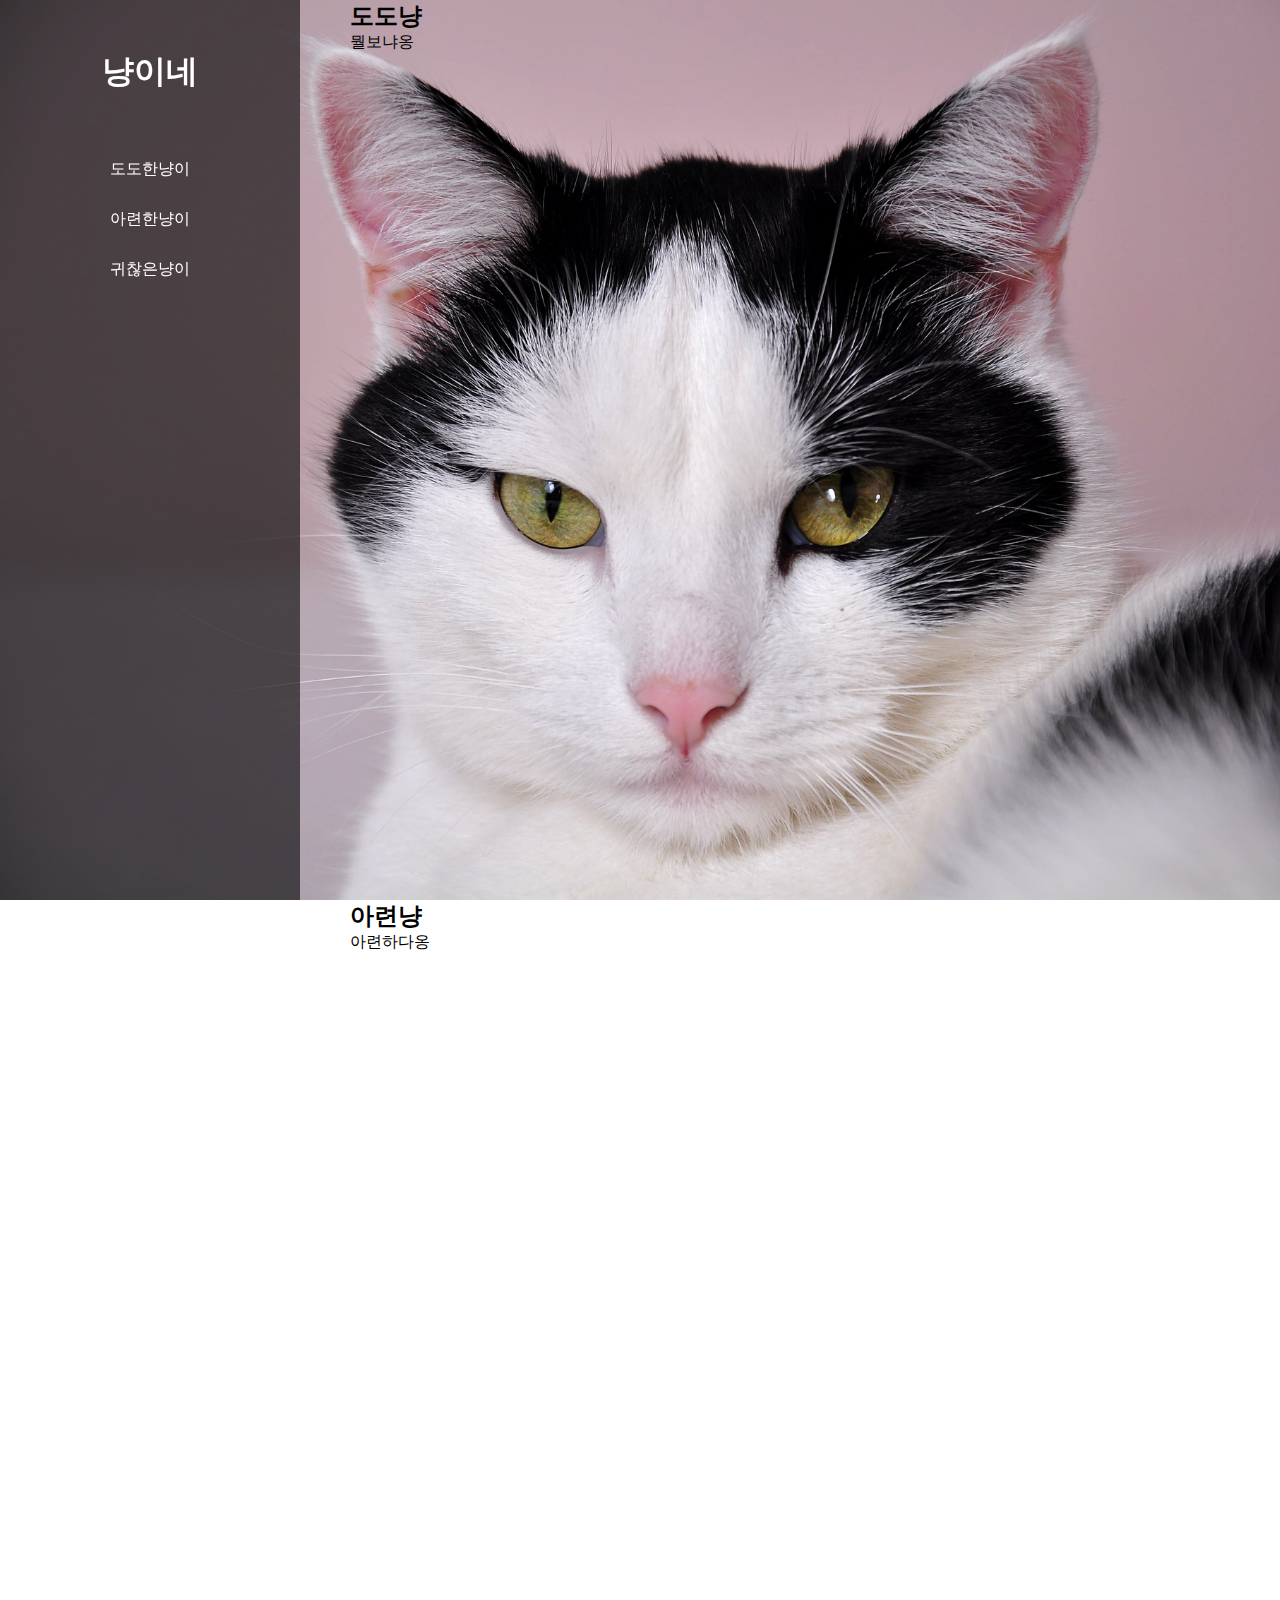
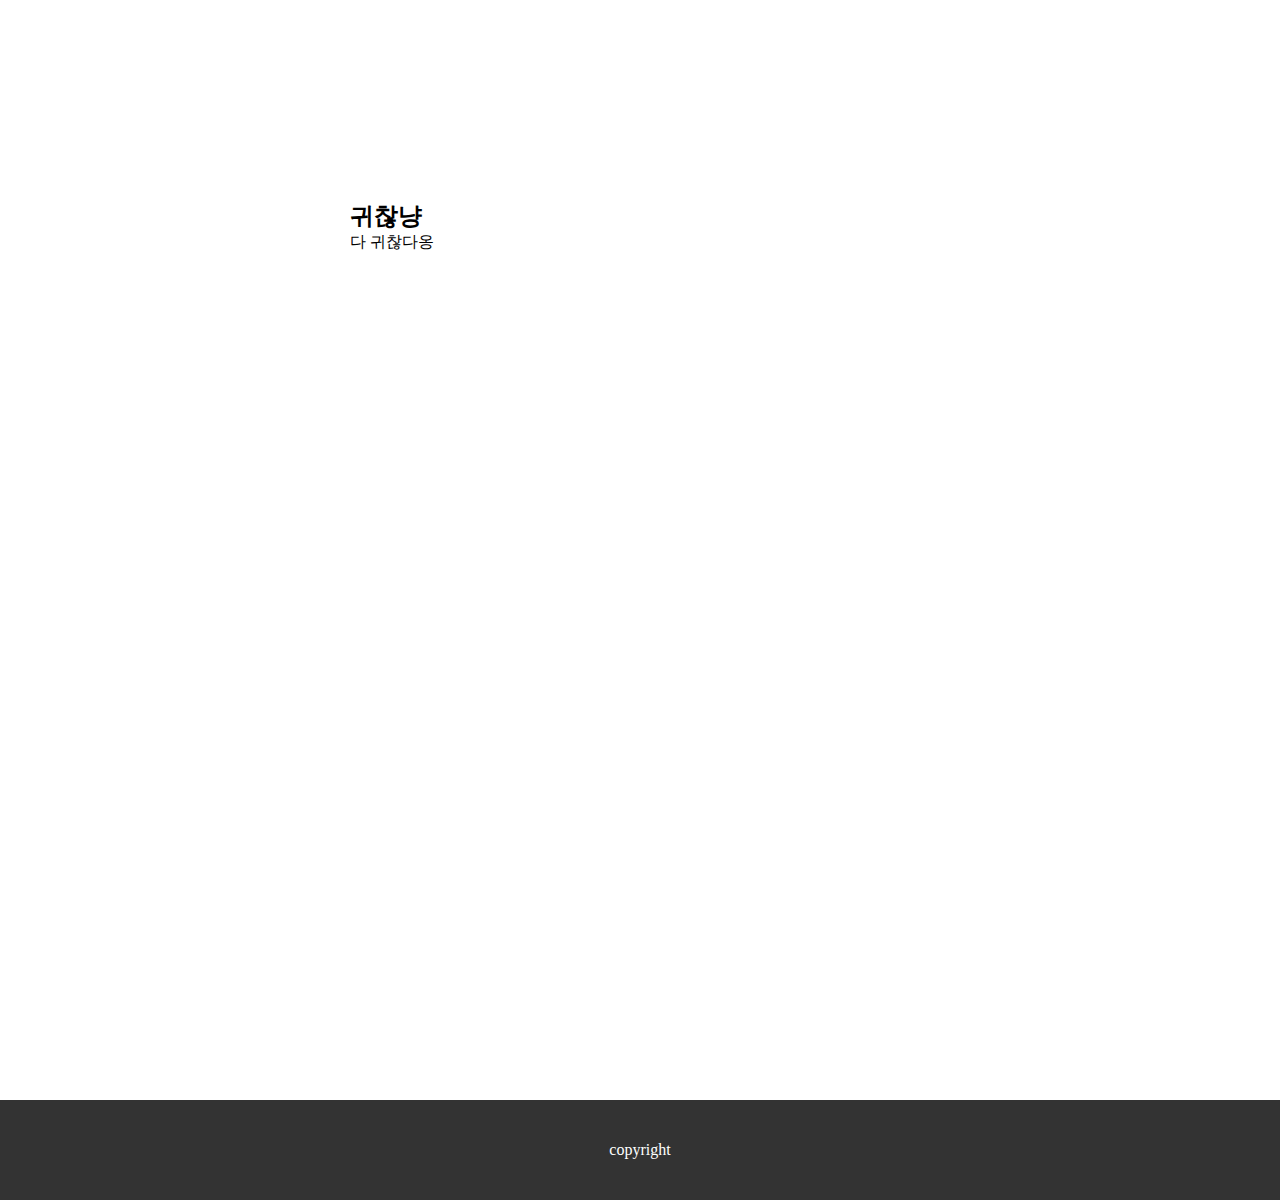
<file: 마우스휠/index.html>
<!DOCTYPE html>
<html lang="en">
<head>
    <meta charset="UTF-8">
    <meta http-equiv="X-UA-Compatible" content="IE=edge">
    <meta name="viewport" content="width=device-width, initial-scale=1.0">
    <title>마우스 휠 예제</title>
    <link href = "style.css" rel = "stylesheet">
    <script src = "main.js"></script>
</head>
<body>
    <header class = "header">
        <h1>냥이네</h1>
        <nav>
            <ul>
                <li><a href = "#cat1">도도한냥이</a></li>
                <li><a href = "#cat2">아련한냥이</a></li>
                <li><a href = "#cat3">귀찮은냥이</a></li>
            </ul>
        </nav>
    </header>
    <section id = "cat1">
        <div>
            <h2>도도냥</h2>
            <p>뭘보냐옹</p>
        </div>
    </section>
    <section id = "cat2">
        <div>
            <h2>아련냥</h2>
            <p>아련하다옹</p>
        </div>
    </section>
    <section id = "cat3">
        <div>
            <h2>귀찮냥</h2>
            <p>다 귀찮다옹</p>
        </div>
    </section>
    <footer>copyright</footer>
</body>
</html>
</file>
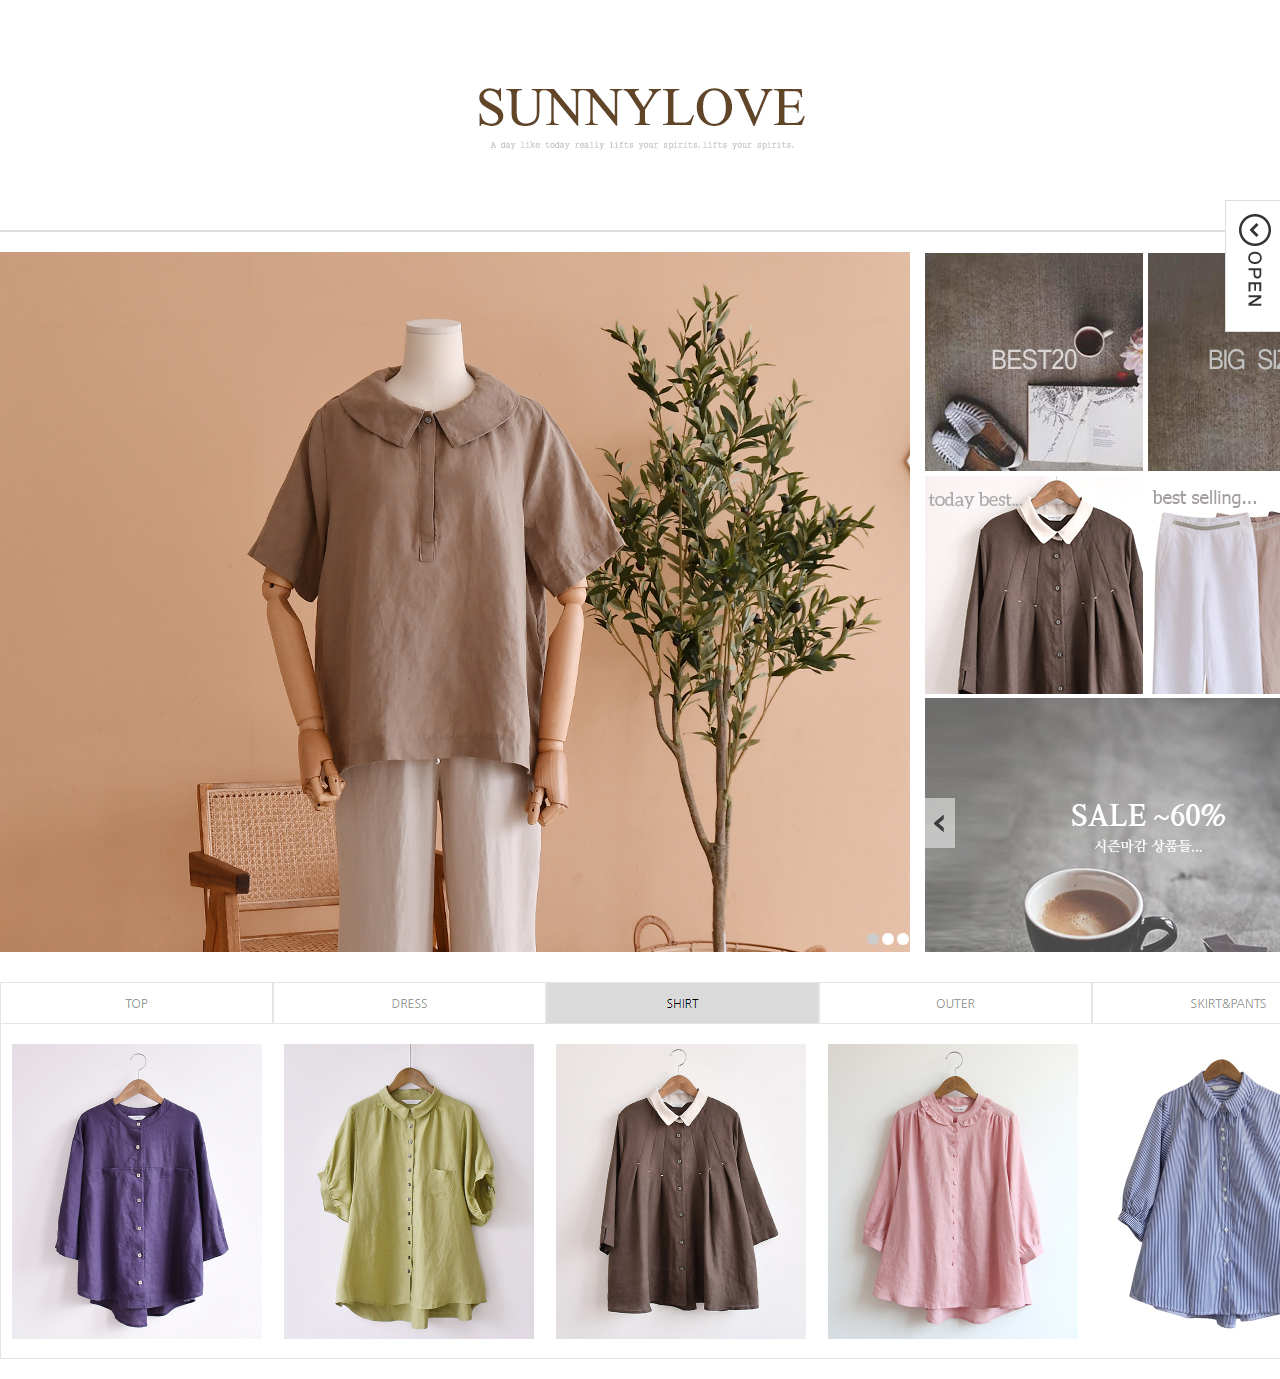
<file: 사이드바/success.html>
<!DOCTYPE html>
<html lang="en">
<head>
    <meta charset="UTF-8">
    <meta http-equiv="X-UA-Compatible" content="IE=edge">
    <meta name="viewport" content="width=device-width, initial-scale=1.0">
    <title>SUNNYLOVE</title>
    <link href = "css/success.css" rel = "stylesheet">
    <script src = "js/jquery-1.11.3.min.js"></script>
    <script src = "js/jquery-ui-1.10.3.custom.min.js"></script>
    <script src = "js/sideba.js" defer></script>
</head>
<body>
    <h1><img src = "img/top_logo.jpg" alt = "sunny love"></h1>
    <section><img src = "img/main.jpg" alt=""></section>

    <!-- 서랍메뉴 -->
    <aside class = "aside">
        <img src = "img/photo_review.jpg" alt = "">
        <ul class = "quick">
            <li><a href = "#">공지사항</a></li>
            <li><a href = "#">상품문의</a></li>
            <li><a href = "#">배송조회</a></li>
            <li><a href = "#">장바구니</a></li>
            <li><a href = "#">관심상품</a></li>
        </ul>
        <button><img src = "img/btn_open.png" alt = "open"></button>
    </aside>
</body>
</html>
</file>
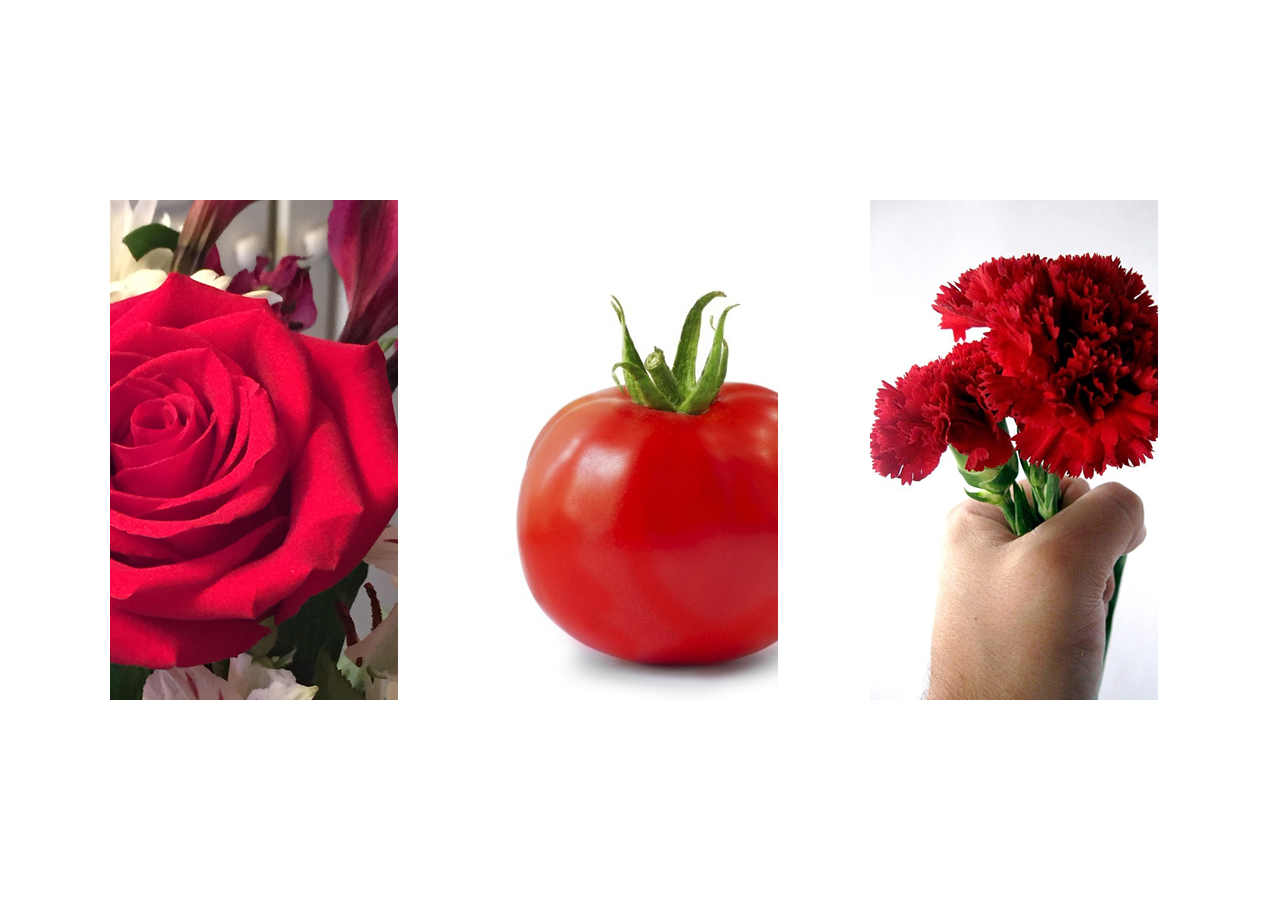
<file: 이미지캡션/sample.html>
<!DOCTYPE html>
<html lang="en">
<head>
    <meta charset="UTF-8">
    <meta http-equiv="X-UA-Compatible" content="IE=edge">
    <meta name="viewport" content="width=device-width, initial-scale=1.0">
    <title>연습문제</title>
    <link href = "sample.css" rel = "stylesheet">
    <script src = "jquery-3.5.1.js"></script>
    <script src = "sample.js" defer></script>
</head>
<body>
    <div id = "wrap">
        <div class = "item">
            <img src = "img/a01.jpg" alt = "이미지 1번">
            <div class = "caption">images-01</div>
            <div class = "shadow"></div>
        </div>
        <div class = "item">
            <img src = "img/a02.jpg" alt = "이미지 2번">
            <div class = "caption">images-02</div>
            <div class = "shadow"></div>
        </div>
        <div class = "item">
            <img src = "img/a03.jpg" alt = "이미지 3번">
            <div class = "caption">images-03</div>
            <div class = "shadow"></div>
        </div>
    </div>
</body>
</html>
</file>
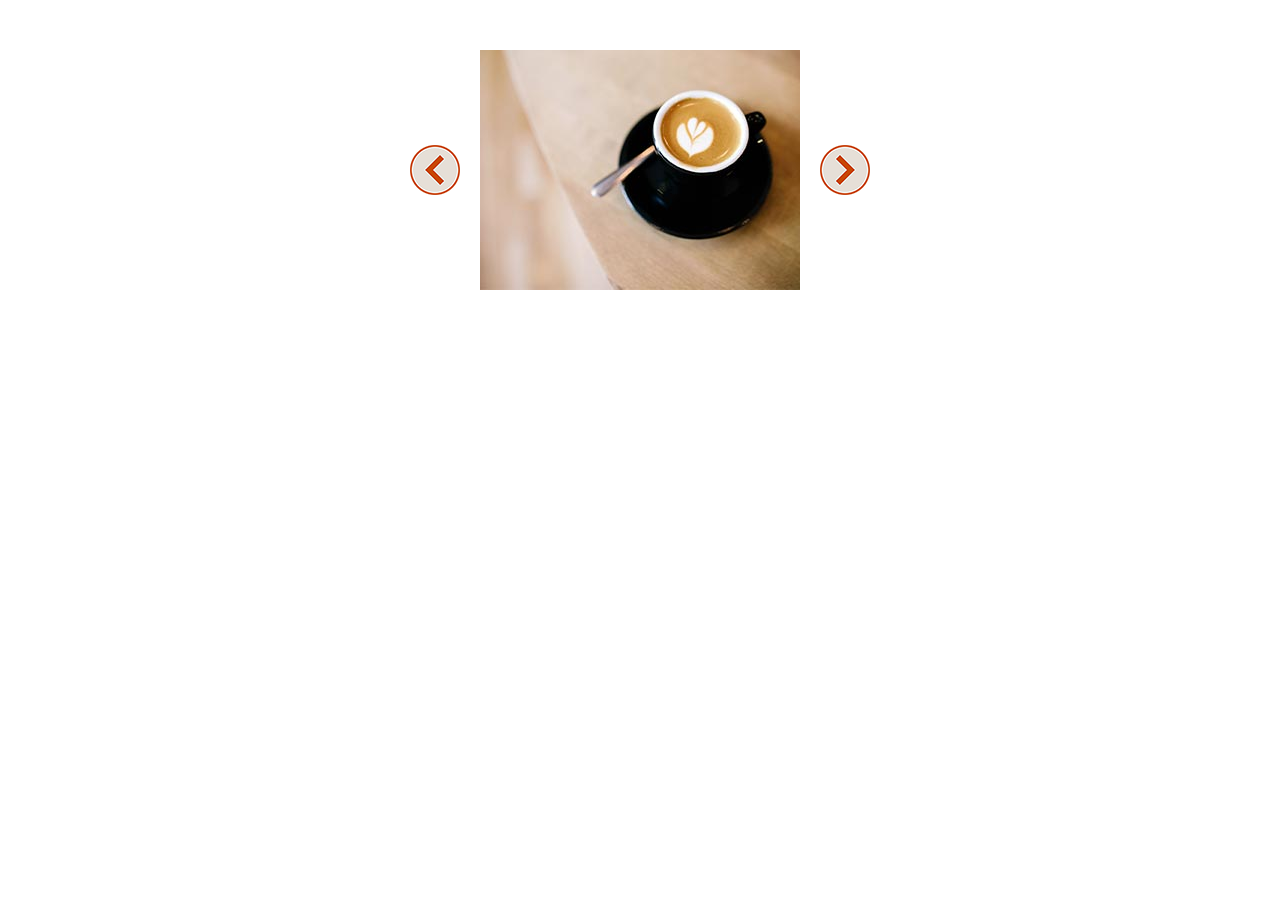
<file: 한방향슬라이드/success.html>
<!DOCTYPE html>
<html lang="en">
<head>
    <meta charset="UTF-8">
    <meta http-equiv="X-UA-Compatible" content="IE=edge">
    <meta name="viewport" content="width=device-width, initial-scale=1.0">
    <title>연습문제</title>
    <link href="success.css" rel = "stylesheet">
    <script src = "jquery-1.11.3.min.js"></script>
    <script src = "success.js"></script>
</head>
<body>
    <div id = "container">
        <div class = "slide_wrap">
            <ul class = "slide">
                <li><img src = "img/food-drink-01.jpg" alt = ""></li>
                <li><img src = "img/food-drink-02.jpg" alt = ""></li>
                <li><img src = "img/food-drink-03.jpg" alt = ""></li>
            </ul>
        </div>
        <div class = "controls">
            <p class = "prev"><img src = "img/btn_prev.png" alt = "이전으로"></p>
            <p class = "next"><img src = "img/btn_next.png" alt = "다음으로"></p>
        </div>
    </div>
</body>
</html>
</file>
<file: 마우스휠/style.css>
@charset "utf-8";
*{
    margin:0;
    padding:0;
    box-sizing:border-box;
}
ul {list-style:none;}
a {
    text-decoration:none;
    color:inherit;
}
.header {
    position:fixed;
    top:0;
    left:0;
    width:300px;
    height:100%;
    background-color:rgba(0, 0, 0, 0.6);
    color:#fff;
}
.header h1 {
    text-align:center;
    padding:50px 0;
}
nav {
    width:200px;
    margin: 0 auto;
}
nav li a {
    display:block;
    text-align:center;
    line-height:50px;
}
nav li.on a {
    background-color:yellow;
    color:#000;
    font-size:1.2em;
    font-weight:700;
}
section {
    height:100vh;
    background-repeat:no-repeat;
    background-attachment:fixed;
    background-size:cover;
}
section div {padding-left:350px;}
#cat1 {background-image:url(img/cat1.jpg);}
#cat2 {background-image:url(img/cat2.jpg);}
#cat3 {background-image:url(img/cat3.jpg);}

footer {
    background-color:#333;
    color:#fff;
    text-align:center;
    line-height:100px;
}
</file>
<file: 사이드바/css/success.css>
@charest "utf-8";

*{
    margin:0;
    padding:0;
    box-sizing:border-box;
}

ul {
    list-style:none;
}

a {
    text-decoration:none;
    color:inherit;
}

img {
    vertical-align:top;
}

h1 {
    height:232px;
    border-bottom:2px solid #ddd;
    text-align:center;
}
section {text-align:center;}

/* 서랍메뉴 */
.aside {
    width:220px;
    height:100%;
    position:fixed;
    top:0; right:-220px;
    padding:20px;
    background-color:#fff;
    border-left:1px solid #ddd;
}
.quick {
    margin-top:20px;   
}
.quick li a {
    display:block;
    height:40px;
    border:1px solid #ddd;
    margin-bottom:5px;
    text-align:center;
    line-height:40px;
}
.aside button {
    position:absolute;
    top:200px; left:-56px;
    display:block;
    width:56px; height:132px;
    background-color:#fff;
    border:1px solid #ddd;
    border-right:0;
    outline:0;
    cursor:pointer;
}
</file>
<file: 이미지캡션/sample.css>
@charset "utf-8";

/* 초기화 */
* {
    margin:0;
    padding:0;
    box-sizing:border-box;
}
html, body {
    height:100%;
}
#wrap {
    height:100%;
    display:flex;
    justify-content:center;
    align-items:center;
}
.item {
    width:300px;
    height:500px;
    margin:0 40px;
    position:relative;
    overflow:hidden;
}
.item .img {
    width:100%;
    transition:0.4s
}
.item .caption {
    position:absolute;
    left:0; right:0;
    bottom:0px;
    height:60px;
    background-color:#000;
    text-align:center;
    line-height:60px;
    color:#fff;
    opacity:0;
}
.item .shadow {
    position:absolute;
    top:0; left:0;
    bottom:0; right:0;
    box-shadow:inset 5px 5px 20px rgba(0, 0, 0, .2);
    opacity:0;  
}
</file>
<file: 한방향슬라이드/success.css>
@charset "utf-8";

*{
    margin:0;
    padding:0;
}
ul {
    list-style:none;
}
#container {
    width:320px;
    height:240px;
    margin:50px auto;
    position:relative;
}
.slide_wrap {
    width:100%;
    height:100%;
    overflow:hidden;
}
.slide {width:960px;}
.slide li {float:left;}
.controls p {
    position:absolute;
    top:calc(50% - 25px);
}
.controls .prev {
    right:calc(100% + 20px);
}
.controls .next {
    left:calc(100% + 20px);
}
</file>
